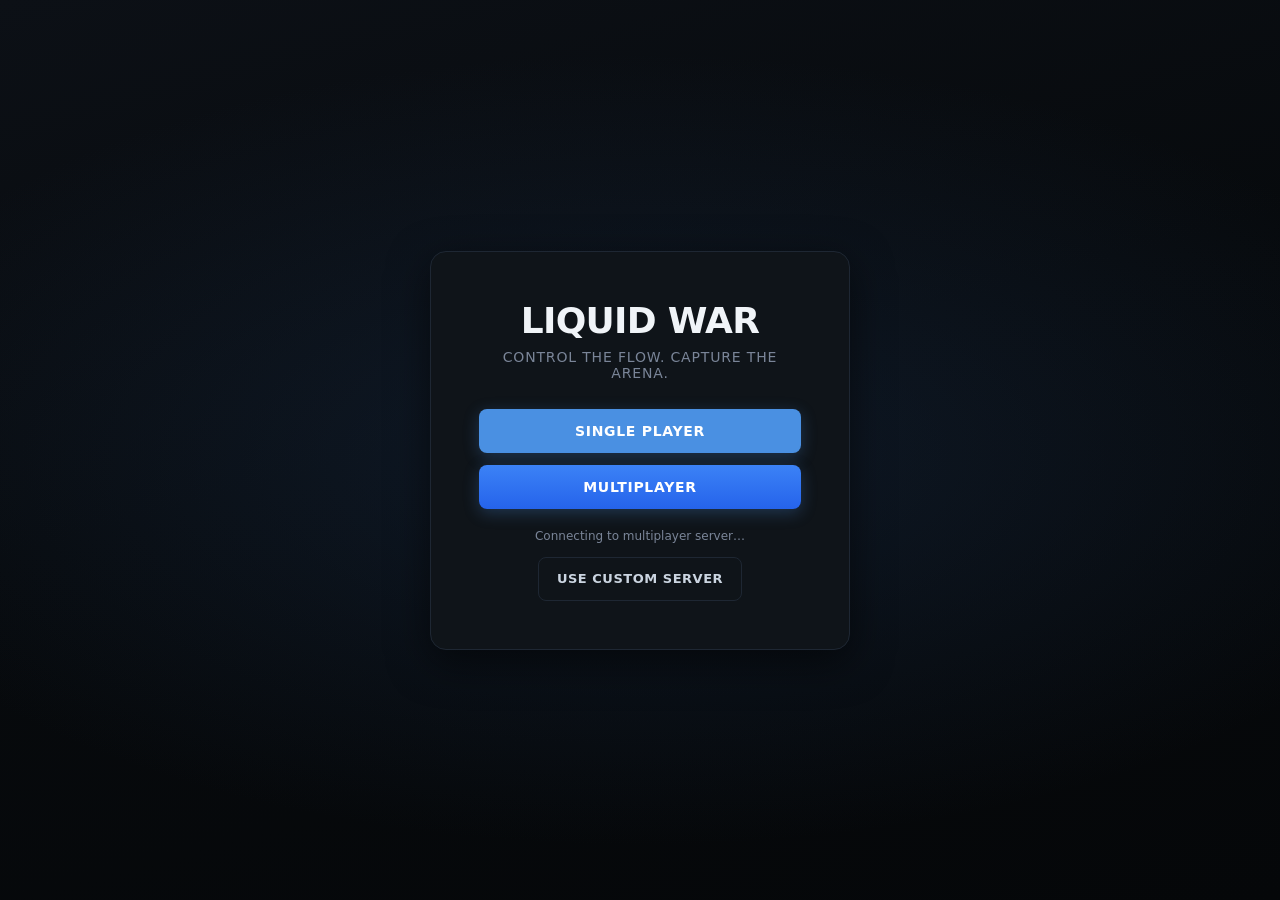
<file: index.html>
<!doctype html>
<html lang="en">
<head>
  <meta charset="utf-8" />
  <meta name="viewport" content="width=device-width,initial-scale=1,viewport-fit=cover" />
  <title>Liquid Wars - Web Remake</title>
  <link rel="stylesheet" href="css/style.css" />
</head>
<body>
  <div id="landingScreen">
    <div id="landingContainer">
      <h1>LIQUID WAR</h1>
      <p id="landingSubtitle">Control the flow. Capture the arena.</p>
      <div id="landingActions">
        <button id="singlePlayerBtn" type="button" class="largeBtn">Single Player</button>
        <button id="multiplayerBtn" type="button" class="largeBtn accentBtn">Multiplayer</button>
      </div>
      <p id="mpConnectionStatus" class="mp-status">Connecting to multiplayer server…</p>
      <div id="customServerLauncher" class="customServerLauncher">
        <button id="customServerToggleBtn" type="button" class="secondaryBtn">Use Custom Server</button>
        <div id="customServerPanel" class="customServerPanel" hidden>
          <label for="customServerUrl">Server URL</label>
          <input id="customServerUrl" type="url" placeholder="https://your-server.example" autocomplete="url" />
          <div class="customServerActions">
            <button id="customServerConnectBtn" type="button" class="secondaryBtn">Connect</button>
            <button id="customServerCancelBtn" type="button" class="secondaryBtn">Cancel</button>
          </div>
        </div>
      </div>
    </div>
  </div>

  <div id="mpToast" class="mp-toast" hidden aria-live="polite"></div>

  <div id="startScreen" style="display:none">
    <div id="startContainer">
      <h2 id="menuTitle">Single Player</h2>
      <p id="subtitle" class="menuSubtitle">Configure your battle, then begin.</p>

      <div id="gamesettings">
        <div id="teamSelect">
          <label for="teamDropdown">Choose Your Team</label>
          <select id="teamDropdown"></select>
        </div>

        <div class="settingsGroup">
          <div id="sizeSelect">
            <label for="teamSize">Army Size</label>
            <input id="teamSize" type="number" value="400" min="5" max="1000">
            <button id="sizeOverrideBtn" type="button" class="secondaryBtn">Warning: disable the 1000-unit cap</button>
          </div>
          <div id="timerSelect">
            <label for="gameTimer">Time Limit (seconds)</label>
            <input id="gameTimer" type="number" value="180" min="0" max="3600">
          </div>
        </div>

        <div id="mapSelect">
          <label for="mapDropdown">Built-in Map</label>
          <select id="mapDropdown"></select>
          <div id="mapPreviewWrap">
            <img id="mapPreview" alt="Selected map preview" />
          </div>
          <div id="customMapPanel" class="customMapPanel" hidden>
            <p class="customMapHelp">Choose one collision image, or a collision image plus a separate display image. Opaque pixels become walls; transparent pixels stay open.</p>
            <label for="customCollisionMap">Collision image</label>
            <input id="customCollisionMap" type="file" accept="image/*" />
            <label for="customDisplayMap">Display image (optional)</label>
            <input id="customDisplayMap" type="file" accept="image/*" />
            <p id="customMapStatus" class="customMapStatus">Select Custom Map in the dropdown to load your own files.</p>
          </div>
        </div>
      </div>

      <div id="multiplayerLobby" class="multiplayer-lobby" hidden>
        <div class="lobby-header">
          <p class="lobby-label">Room ID</p>
          <div class="room-id-row">
            <code id="roomIdDisplay" class="room-id-code">-</code>
            <button id="copyRoomIdBtn" type="button" class="secondaryBtn smallCopyBtn">Copy</button>
          </div>
          <p id="playerCount" class="player-count">1 player connected</p>
        </div>
        <div id="playerList" class="player-list" aria-label="Players in room"></div>
        <div class="lobby-actions">
          <button id="lobbyReadyBtn" type="button" class="largeBtn lobbyReadyBtn">Mark as Ready</button>
          <button id="lobbyStartBtn" type="button" class="largeBtn accentBtn">Start Game</button>
          <button id="leaveLobbyBtn" type="button" class="secondaryBtn">Leave Room</button>
        </div>
      </div>

      <div id="singlePlayerActions" class="start-actions">
        <button id="startFullscreen" class="secondaryBtn">Fullscreen</button>
        <a id="creditsBtn" href="credits.html" class="secondaryBtn" target="_blank" rel="noopener noreferrer">Credits</a>
        <a id="howToPlayBtn" href="how-to-play.html" class="secondaryBtn" target="_blank" rel="noopener noreferrer">How to Play</a>
        <a id="customMapGuideBtn" href="custom-map-guide.html" class="secondaryBtn" target="_blank" rel="noopener noreferrer">Custom Map Guide</a>
        <button id="startBtn" class="largeBtn">Begin Battle</button>
        <button id="backToLandingBtn" type="button" class="secondaryBtn">Back</button>
      </div>
    </div>
  </div>

  <div id="modeSelectorOverlay" class="modalOverlay" style="display:none" aria-hidden="true">
    <div class="modalBox mpModalBox" role="dialog" aria-modal="true" aria-labelledby="modeSelectorTitle">
      <h2 id="modeSelectorTitle">Multiplayer</h2>
      <p class="helpModalSubtitle">Create a room to host, or join with a room ID from the host.</p>
      <div id="lobbyModeSelection" class="mp-mode-actions">
        <button id="mpCreateRoomBtn" type="button" class="largeBtn accentBtn">Create Room (Host)</button>
        <button id="mpJoinRoomBtn" type="button" class="largeBtn">Join Room</button>
        <button id="mpModeBackBtn" type="button" class="secondaryBtn">Back</button>
      </div>
    </div>
  </div>

  <div id="createRoomOverlay" class="modalOverlay" style="display:none" aria-hidden="true">
    <div class="modalBox mpModalBox" role="dialog" aria-modal="true" aria-labelledby="createRoomTitle">
      <h2 id="createRoomTitle">Create Room</h2>
      <label for="hostNameInput">Your name</label>
      <input id="hostNameInput" type="text" maxlength="24" placeholder="Host" autocomplete="nickname" />
      <p id="createRoomError" class="error-message" hidden></p>
      <div class="mp-modal-actions">
        <button id="createRoomConfirmBtn" type="button" class="largeBtn accentBtn">Create and Host</button>
        <button id="createRoomCancelBtn" type="button" class="secondaryBtn">Cancel</button>
      </div>
    </div>
  </div>

  <div id="joinRoomOverlay" class="modalOverlay" style="display:none" aria-hidden="true">
    <div class="modalBox mpModalBox" role="dialog" aria-modal="true" aria-labelledby="joinRoomTitle">
      <h2 id="joinRoomTitle">Join Room</h2>
      <label for="joinNameInput">Your name</label>
      <input id="joinNameInput" type="text" maxlength="24" placeholder="Player" autocomplete="nickname" />
      <label for="joinRoomIdInput">Room ID</label>
      <input id="joinRoomIdInput" type="text" maxlength="12" placeholder="Paste room ID from host" autocapitalize="off" autocomplete="off" />
      <p id="joinRoomError" class="error-message" hidden></p>
      <div class="mp-modal-actions">
        <button id="joinRoomConfirmBtn" type="button" class="largeBtn accentBtn">Join Room</button>
        <button id="joinRoomCancelBtn" type="button" class="secondaryBtn">Cancel</button>
      </div>
    </div>
  </div>

  <div id="playSession" class="play-session" aria-hidden="true">
    <div id="playRotate" class="play-rotate">
      <div id="playFrame" class="play-frame">
        <div id="ui" class="play-hud">
          <header id="hudTop" class="hud-top">
            <div id="controls" class="hud-controls">
              <div id="timerInfo"></div>
              <button id="pauseBtn" class="smallBtn hud-pause">Pause</button>
            </div>
          </header>
          <div id="hudBody" class="hud-body">
            <div id="playMain" class="play-main">
              <canvas id="game"></canvas>
            </div>
            <aside id="scores" class="score-rail" aria-label="Army size per team"></aside>
          </div>
        </div>
      </div>
    </div>
  </div>

  <div id="pauseOverlay" style="display:none">
    <div id="pauseBox">
      <h2>PAUSED</h2>
      <p class="pauseSubtext">The arena awaits your next move</p>
      <div class="pauseActions">
        <button id="resumeBtn" class="largeBtn">Resume</button>
        <button id="restartBtn" class="largeBtn">Restart Battle</button>
        <button id="pauseFullscreenBtn" class="secondaryBtn">Fullscreen</button>
        <button id="quitBtn" class="secondaryBtn">Quit to Menu</button>
      </div>
    </div>
  </div>

  <div id="gameOverOverlay" style="display:none">
    <div id="gameOverBox">
      <h2 id="gameOverTitle">VICTORY</h2>
      <p id="gameOverMessage" class="gameOverMsg"></p>
      <div class="pauseActions">
        <button id="gameOverRestartBtn" class="largeBtn">Play Again</button>
        <button id="gameOverQuitBtn" class="secondaryBtn">Back to Menu</button>
      </div>
    </div>
  </div>

  <script type="module" src="js/app.js"></script>
</body>
</html>
</file>
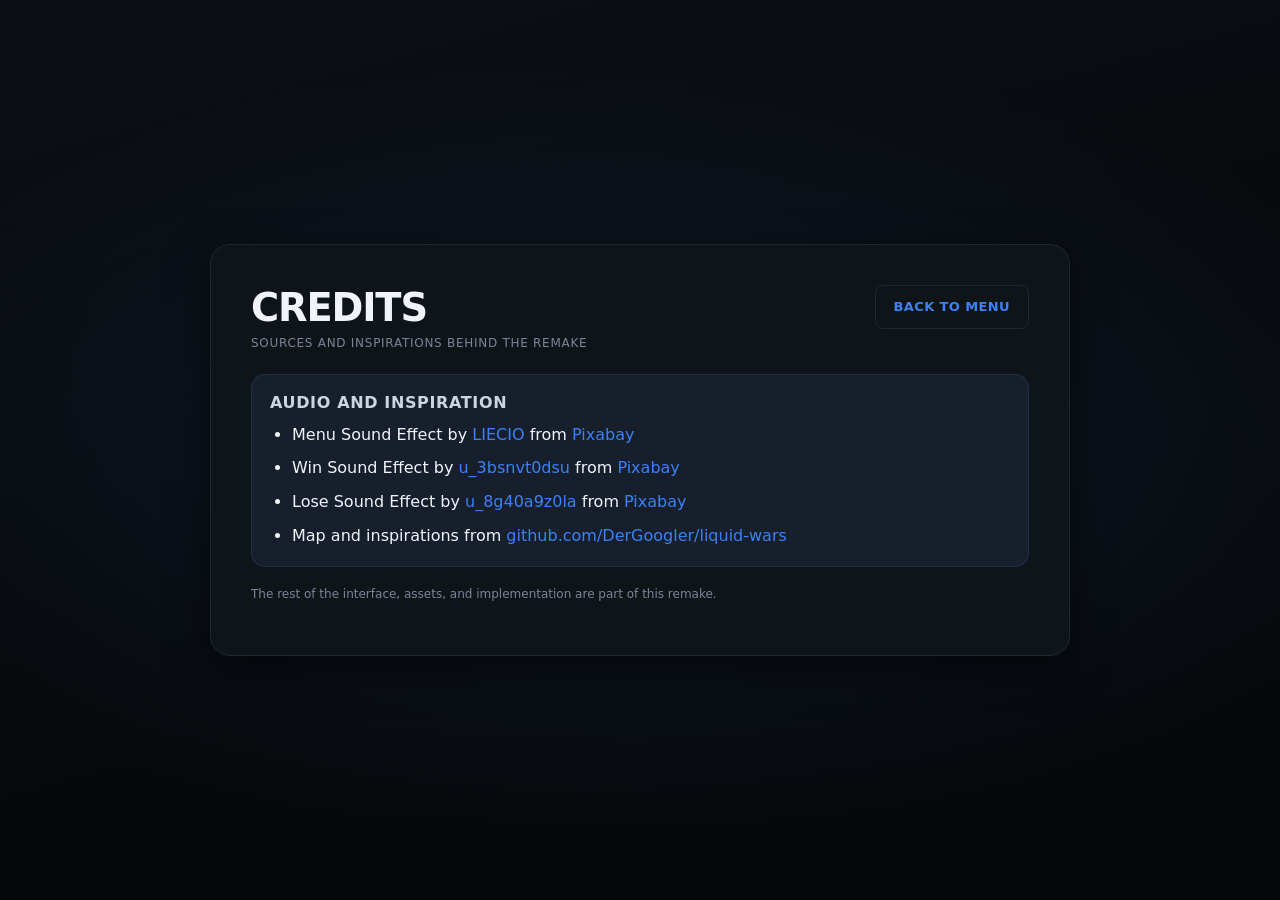
<file: credits.html>
<!doctype html>
<html lang="en">
<head>
  <meta charset="utf-8" />
  <meta name="viewport" content="width=device-width,initial-scale=1,viewport-fit=cover" />
  <title>Liquid Wars - Credits</title>
  <link rel="stylesheet" href="css/style.css?v=5" />
</head>
<body class="info-page">
  <main class="info-pageShell">
    <section class="info-card" aria-labelledby="creditsTitle">
      <div class="info-hero">
        <div>
          <h1 id="creditsTitle">Credits</h1>
          <p class="info-kicker">Sources and inspirations behind the remake</p>
        </div>
        <div class="info-nav">
          <a href="index.html" class="secondaryBtn">Back to Menu</a>
        </div>
      </div>

      <div class="info-grid">
        <div class="info-section">
          <h2>Audio and inspiration</h2>
          <ul>
            <li>Menu Sound Effect by <a href="https://pixabay.com/users/liecio-3298866/?utm_source=link-attribution&utm_medium=referral&utm_campaign=music&utm_content=190020">LIECIO</a> from <a href="https://pixabay.com//?utm_source=link-attribution&utm_medium=referral&utm_campaign=music&utm_content=190020">Pixabay</a></li>
            <li>Win Sound Effect by <a href="https://pixabay.com/users/u_3bsnvt0dsu-48554563/?utm_source=link-attribution&utm_medium=referral&utm_campaign=music&utm_content=295086">u_3bsnvt0dsu</a> from <a href="https://pixabay.com//?utm_source=link-attribution&utm_medium=referral&utm_campaign=music&utm_content=295086">Pixabay</a></li>
            <li>Lose Sound Effect by <a href="https://pixabay.com/users/u_8g40a9z0la-45586904/?utm_source=link-attribution&utm_medium=referral&utm_campaign=music&utm_content=234710">u_8g40a9z0la</a> from <a href="https://pixabay.com/sound-effects//?utm_source=link-attribution&utm_medium=referral&utm_campaign=music&utm_content=234710">Pixabay</a></li>
            <li>Map and inspirations from <a href="https://github.com/DerGoogler/liquid-wars">github.com/DerGoogler/liquid-wars</a></li>
          </ul>
        </div>
      </div>

      <p class="info-footer">The rest of the interface, assets, and implementation are part of this remake.</p>
    </section>
  </main>
</body>
</html>
</file>
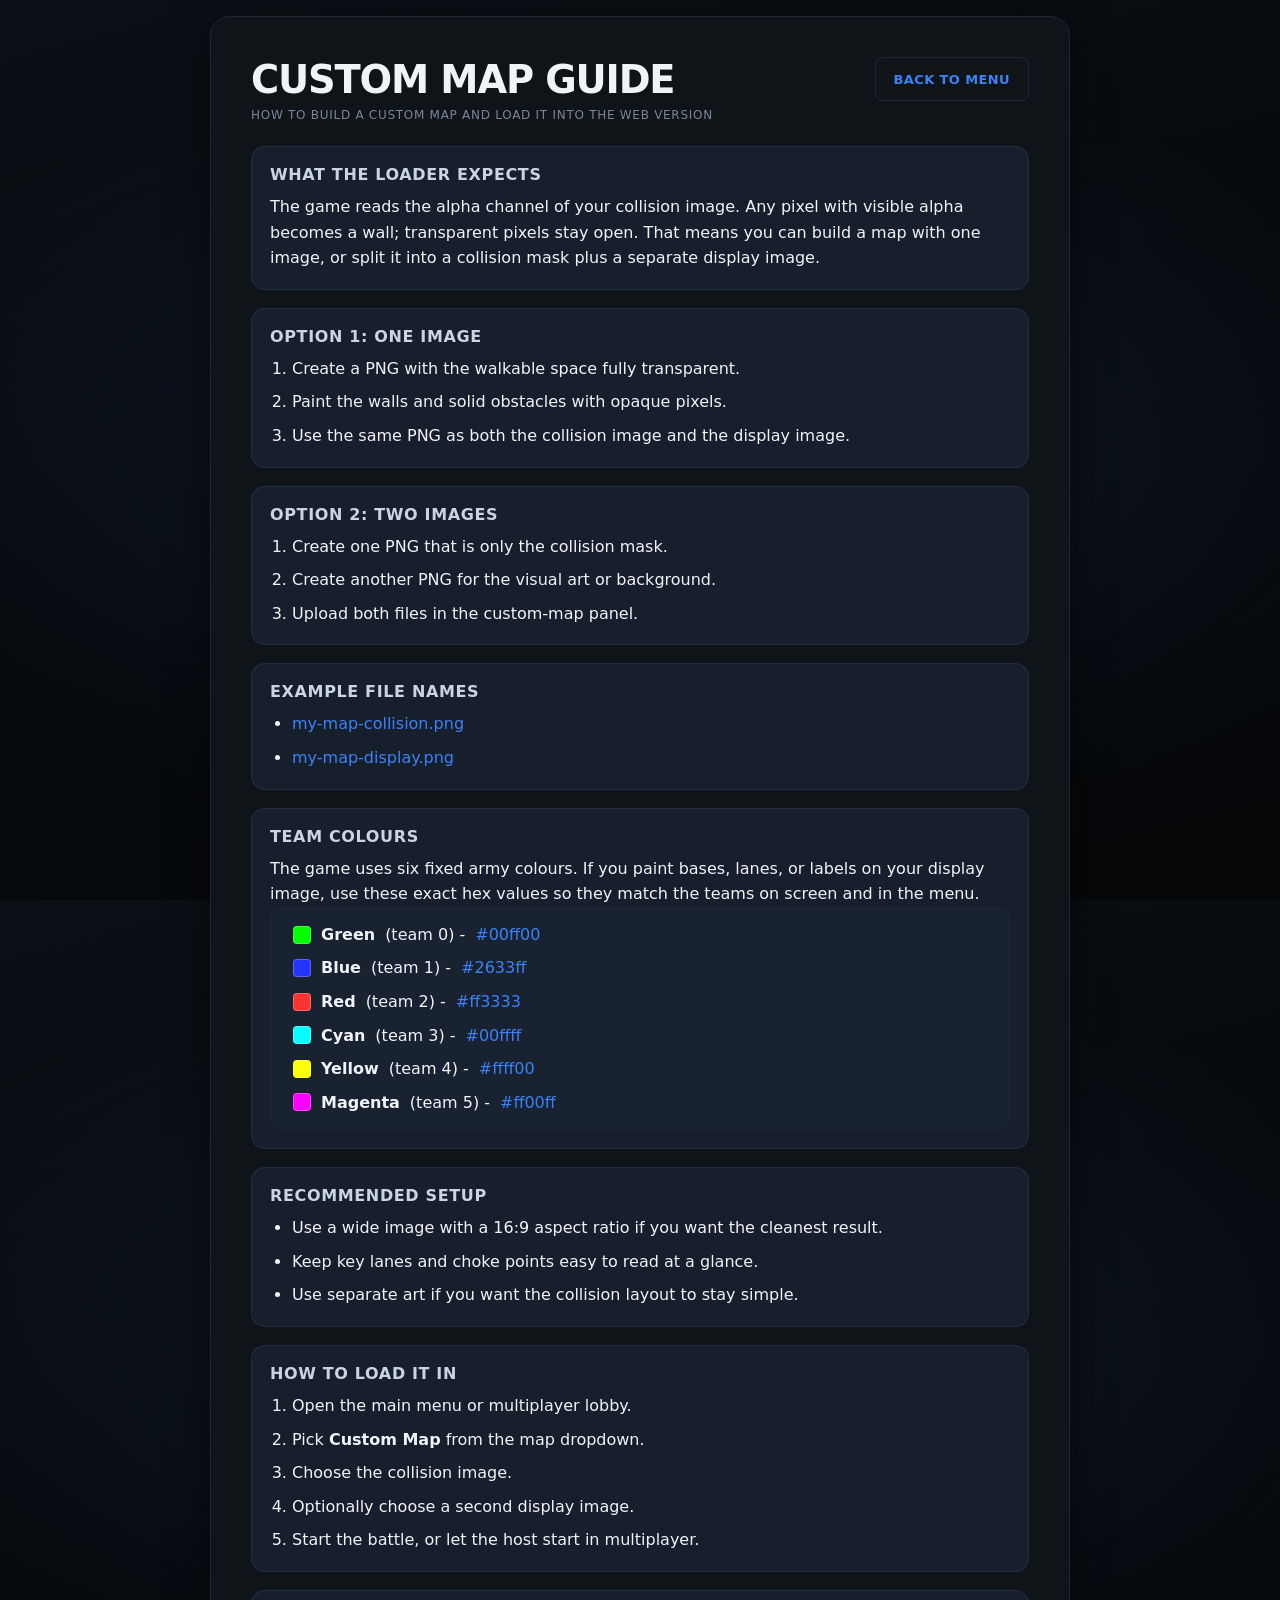
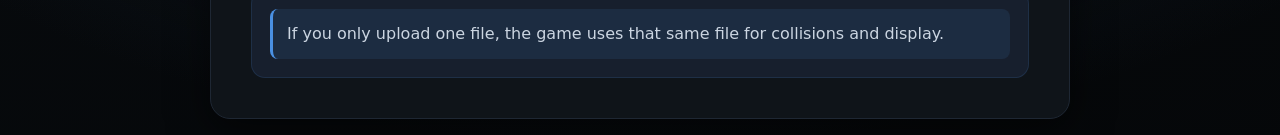
<file: custom-map-guide.html>
<!doctype html>
<html lang="en">
<head>
  <meta charset="utf-8" />
  <meta name="viewport" content="width=device-width,initial-scale=1,viewport-fit=cover" />
  <title>Liquid Wars - Custom Map Guide</title>
  <link rel="stylesheet" href="css/style.css?v=5" />
</head>
<body class="info-page">
  <main class="info-pageShell">
    <section class="info-card" aria-labelledby="customMapGuideTitle">
      <div class="info-hero">
        <div>
          <h1 id="customMapGuideTitle">Custom Map Guide</h1>
          <p class="info-kicker">How to build a custom map and load it into the web version</p>
        </div>
        <div class="info-nav">
          <a href="index.html" class="secondaryBtn">Back to Menu</a>
        </div>
      </div>

      <div class="info-grid">
        <div class="info-section">
          <h2>What the loader expects</h2>
          <p>
            The game reads the alpha channel of your collision image. Any pixel with visible alpha becomes a wall;
            transparent pixels stay open. That means you can build a map with one image, or split it into a collision
            mask plus a separate display image.
          </p>
        </div>

        <div class="info-section">
          <h2>Option 1: one image</h2>
          <ol>
            <li>Create a PNG with the walkable space fully transparent.</li>
            <li>Paint the walls and solid obstacles with opaque pixels.</li>
            <li>Use the same PNG as both the collision image and the display image.</li>
          </ol>
        </div>

        <div class="info-section">
          <h2>Option 2: two images</h2>
          <ol>
            <li>Create one PNG that is only the collision mask.</li>
            <li>Create another PNG for the visual art or background.</li>
            <li>Upload both files in the custom-map panel.</li>
          </ol>
        </div>

        <div class="info-section">
          <h2>Example file names</h2>
          <ul>
            <li><code>my-map-collision.png</code></li>
            <li><code>my-map-display.png</code></li>
          </ul>
        </div>

        <div class="info-section">
          <h2>Team colours</h2>
          <p>
            The game uses six fixed army colours. If you paint bases, lanes, or labels on your display image,
            use these exact hex values so they match the teams on screen and in the menu.
          </p>
          <ul class="teamColourList" aria-label="Team colours and hex values">
            <li><span class="teamSwatch" style="background:#00ff00" aria-hidden="true"></span><strong>Green</strong> (team 0) - <code>#00ff00</code></li>
            <li><span class="teamSwatch" style="background:#2633ff" aria-hidden="true"></span><strong>Blue</strong> (team 1) - <code>#2633ff</code></li>
            <li><span class="teamSwatch" style="background:#ff3333" aria-hidden="true"></span><strong>Red</strong> (team 2) - <code>#ff3333</code></li>
            <li><span class="teamSwatch" style="background:#00ffff" aria-hidden="true"></span><strong>Cyan</strong> (team 3) - <code>#00ffff</code></li>
            <li><span class="teamSwatch" style="background:#ffff00" aria-hidden="true"></span><strong>Yellow</strong> (team 4) - <code>#ffff00</code></li>
            <li><span class="teamSwatch" style="background:#ff00ff" aria-hidden="true"></span><strong>Magenta</strong> (team 5) - <code>#ff00ff</code></li>
          </ul>
        </div>

        <div class="info-section">
          <h2>Recommended setup</h2>
          <ul>
            <li>Use a wide image with a 16:9 aspect ratio if you want the cleanest result.</li>
            <li>Keep key lanes and choke points easy to read at a glance.</li>
            <li>Use separate art if you want the collision layout to stay simple.</li>
          </ul>
        </div>

        <div class="info-section">
          <h2>How to load it in</h2>
          <ol>
            <li>Open the main menu or multiplayer lobby.</li>
            <li>Pick <strong>Custom Map</strong> from the map dropdown.</li>
            <li>Choose the collision image.</li>
            <li>Optionally choose a second display image.</li>
            <li>Start the battle, or let the host start in multiplayer.</li>
          </ol>
        </div>

        <div class="info-section">
          <p class="helpModalNote">
            If you only upload one file, the game uses that same file for collisions and display.
          </p>
        </div>
      </div>
    </section>
  </main>
</body>
</html>
</file>
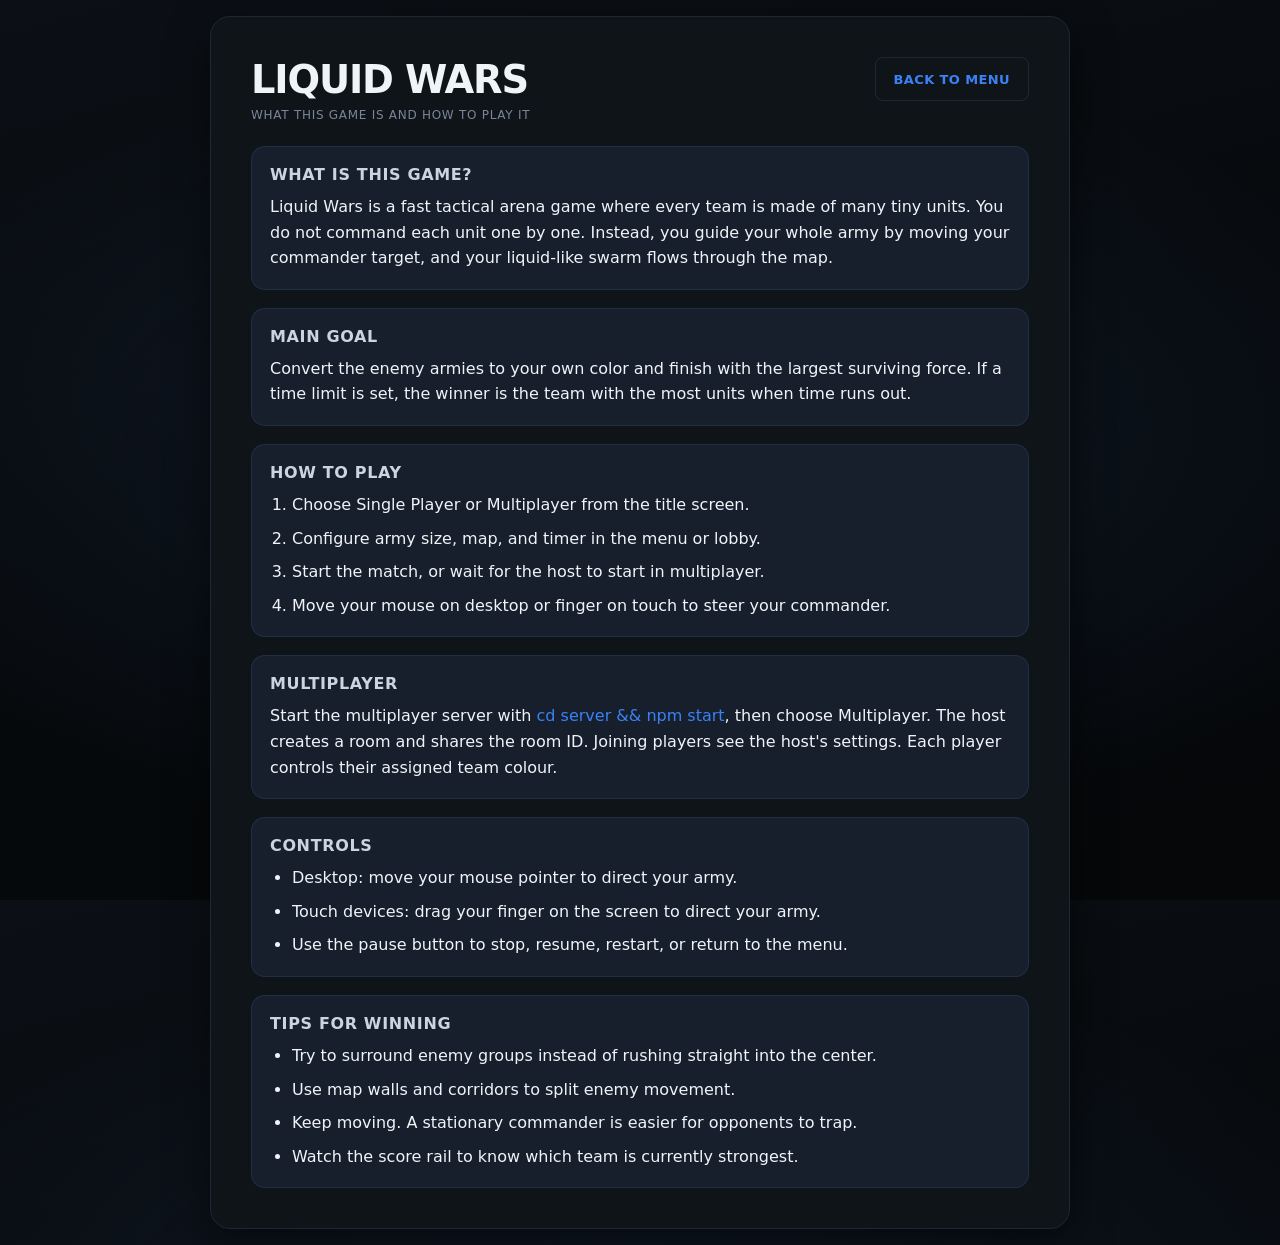
<file: how-to-play.html>
<!doctype html>
<html lang="en">
<head>
  <meta charset="utf-8" />
  <meta name="viewport" content="width=device-width,initial-scale=1,viewport-fit=cover" />
  <title>Liquid Wars - How to Play</title>
  <link rel="stylesheet" href="css/style.css?v=5" />
</head>
<body class="info-page">
  <main class="info-pageShell">
    <section class="info-card" aria-labelledby="howToPlayTitle">
      <div class="info-hero">
        <div>
          <h1 id="howToPlayTitle">Liquid Wars</h1>
          <p class="info-kicker">What this game is and how to play it</p>
        </div>
        <div class="info-nav">
          <a href="index.html" class="secondaryBtn">Back to Menu</a>
        </div>
      </div>

      <div class="info-grid">
        <div class="info-section">
          <h2>What is this game?</h2>
          <p>
            Liquid Wars is a fast tactical arena game where every team is made of many tiny units.
            You do not command each unit one by one. Instead, you guide your whole army by moving your
            commander target, and your liquid-like swarm flows through the map.
          </p>
        </div>

        <div class="info-section">
          <h2>Main goal</h2>
          <p>
            Convert the enemy armies to your own color and finish with the largest surviving force.
            If a time limit is set, the winner is the team with the most units when time runs out.
          </p>
        </div>

        <div class="info-section">
          <h2>How to play</h2>
          <ol>
            <li>Choose Single Player or Multiplayer from the title screen.</li>
            <li>Configure army size, map, and timer in the menu or lobby.</li>
            <li>Start the match, or wait for the host to start in multiplayer.</li>
            <li>Move your mouse on desktop or finger on touch to steer your commander.</li>
          </ol>
        </div>

        <div class="info-section">
          <h2>Multiplayer</h2>
          <p>
            Start the multiplayer server with <code>cd server && npm start</code>, then choose Multiplayer.
            The host creates a room and shares the room ID. Joining players see the host's settings.
            Each player controls their assigned team colour.
          </p>
        </div>

        <div class="info-section">
          <h2>Controls</h2>
          <ul>
            <li>Desktop: move your mouse pointer to direct your army.</li>
            <li>Touch devices: drag your finger on the screen to direct your army.</li>
            <li>Use the pause button to stop, resume, restart, or return to the menu.</li>
          </ul>
        </div>

        <div class="info-section">
          <h2>Tips for winning</h2>
          <ul>
            <li>Try to surround enemy groups instead of rushing straight into the center.</li>
            <li>Use map walls and corridors to split enemy movement.</li>
            <li>Keep moving. A stationary commander is easier for opponents to trap.</li>
            <li>Watch the score rail to know which team is currently strongest.</li>
          </ul>
        </div>
      </div>
    </section>
  </main>
</body>
</html>
</file>
<file: css/style.css>
:root {
  --bg: #070a0d;
  --panel: #0f1419;
  --muted: #7a8598;
  --accent: #4a90e2;
  --accent-strong: #2563eb;
  --accent-hover: #3b82f6;
  --success: #10b981;
  --danger: #ef4444;
  --card-shadow: 0 12px 40px rgba(0, 0, 0, 0.55);
  --text-primary: #f0f4f8;
  --text-secondary: #cbd5e1;
  --border: #1e2733;
  --page-bg: radial-gradient(ellipse 120% 80% at 50% 50%, rgba(30, 55, 90, 0.35), transparent 55%),
    linear-gradient(165deg, #0c1016 0%, var(--bg) 45%, #050709 100%);
  --panel-accent-border: 1px solid rgba(74, 144, 226, 0.18);
  --panel-gradient: linear-gradient(180deg, rgba(26, 35, 50, 0.95), rgba(15, 20, 25, 0.98));
  --hud-pad: clamp(6px, 1.2vmin, 12px);
  --touch-min: 44px;
}

*,
*::before,
*::after {
  box-sizing: border-box;
}

html {
  height: 100%;
  -webkit-text-size-adjust: 100%;
}

body {
  min-height: 100%;
  min-height: 100dvh;
  margin: 0;
  font-family: "Segoe UI", system-ui, -apple-system, sans-serif;
  background: var(--page-bg);
  color: var(--text-primary);
  overflow-x: hidden;
}

/* ----- Start screen ----- */
#startScreen {
  min-height: 100%;
  min-height: 100dvh;
  display: flex;
  align-items: center;
  justify-content: center;
  padding: max(16px, env(safe-area-inset-top)) max(16px, env(safe-area-inset-right))
    max(16px, env(safe-area-inset-bottom)) max(16px, env(safe-area-inset-left));
  background: var(--page-bg);
  overflow-y: auto;
  -webkit-overflow-scrolling: touch;
}

#startContainer {
  background: var(--panel);
  width: min(100%, 520px);
  padding: clamp(24px, 5vw, 48px);
  border-radius: clamp(12px, 2.5vw, 16px);
  text-align: center;
  box-shadow: var(--card-shadow);
  border: 1px solid var(--border);
  margin-block: auto;
}

#startContainer h1 {
  margin: 0 0 8px;
  font-size: clamp(1.35rem, 4.5vw, 2.25rem);
  font-weight: 700;
  letter-spacing: -0.02em;
  text-transform: uppercase;
}

#subtitle {
  margin: 0 0 clamp(20px, 4vw, 36px);
  font-size: clamp(11px, 2.8vw, 14px);
  color: var(--muted);
  text-transform: uppercase;
  letter-spacing: 0.06em;
  font-weight: 500;
}

#gamesettings {
  margin-bottom: clamp(20px, 4vw, 32px);
  text-align: left;
}

#teamSelect {
  margin-bottom: 18px;
}

#teamSelect label,
#sizeSelect label,
#timerSelect label,
#mapSelect label {
  font-size: 11px;
  display: block;
  margin-bottom: 8px;
  color: var(--text-secondary);
  text-transform: uppercase;
  letter-spacing: 0.06em;
  font-weight: 600;
}

#teamDropdown,
#sizeSelect input,
#timerSelect input,
#mapDropdown {
  width: 100%;
  padding: 10px 12px;
  font-size: 14px;
  border-radius: 8px;
  border: 1px solid var(--border);
  background: #1a2332;
  color: var(--text-primary);
  transition: border-color 0.15s ease, background 0.15s ease;
}

#teamDropdown {
  cursor: pointer;
}

#teamDropdown:hover,
#mapDropdown:hover,
#sizeSelect input:hover,
#timerSelect input:hover {
  background: #21293a;
  border-color: var(--accent);
}

#teamDropdown:focus,
#mapDropdown:focus,
#sizeSelect input:focus,
#timerSelect input:focus {
  outline: none;
  border-color: var(--accent);
  box-shadow: 0 0 0 3px rgba(74, 144, 226, 0.12);
}

.settingsGroup {
  display: grid;
  grid-template-columns: 1fr 1fr;
  gap: 14px;
  margin-bottom: 18px;
}

@media (max-width: 420px) {
  .settingsGroup {
    grid-template-columns: 1fr;
  }
}

#sizeOverrideBtn {
  width: 100%;
  margin-top: 10px;
}

#sizeOverrideBtn.is-active {
  border-color: var(--danger);
  color: #fff;
  background: rgba(239, 68, 68, 0.14);
}

#sizeOverrideBtn.is-active:hover {
  background: rgba(239, 68, 68, 0.22);
}

#mapSelect {
  margin-bottom: 12px;
}

#mapDropdown {
  margin-bottom: 12px;
  cursor: pointer;
}

#mapPreviewWrap {
  border-radius: 12px;
  overflow: hidden;
  border: 1px solid var(--border);
  background: #0f1419;
  min-height: 120px;
  display: flex;
  align-items: center;
  justify-content: center;
}

.customMapPanel {
  margin-top: 12px;
  padding: 14px;
  border-radius: 12px;
  border: var(--panel-accent-border);
  background: var(--panel-gradient);
}

.customMapPanel label {
  margin-top: 12px;
}

.customMapHelp,
.customMapStatus {
  margin: 0;
  font-size: 12px;
  line-height: 1.5;
  color: var(--text-secondary);
}

.customMapStatus {
  margin-top: 12px;
  color: var(--muted);
}

.customMapStatus.is-error {
  color: var(--danger);
}

.customMapPanel input[type="file"] {
  width: 100%;
  margin-top: 8px;
  padding: 9px 10px;
  font: inherit;
  font-size: 13px;
  color: var(--text-primary);
  border: 1px solid var(--border);
  border-radius: 8px;
  background: #1a2332;
}

.customMapPanel input[type="file"]::file-selector-button {
  margin-right: 12px;
  padding: 8px 12px;
  border: 1px solid var(--border);
  border-radius: 6px;
  background: #0f1419;
  color: var(--text-secondary);
  text-transform: uppercase;
  letter-spacing: 0.03em;
  font-weight: 600;
  cursor: pointer;
}

.customMapPanel input[type="file"]::file-selector-button:hover {
  border-color: var(--accent);
  color: var(--accent);
  background: #1a2332;
}

#mapPreview {
  display: block;
  width: 100%;
  height: auto;
  max-height: min(220px, 35vh);
  object-fit: cover;
  background: #0b0f14;
}

#startActions,
#singlePlayerActions,
.start-actions {
  display: flex;
  flex-direction: column;
  gap: 10px;
}

/* ID + display:flex above beats the UA [hidden] rule; keep lobby/menu hiding reliable */
#singlePlayerActions[hidden],
#startActions[hidden] {
  display: none !important;
}

/* ----- Buttons ----- */
button,
a.largeBtn,
a.secondaryBtn,
a.smallBtn {
  font-family: inherit;
  color: inherit;
  font-weight: 600;
  letter-spacing: 0.03em;
  transition: background 0.15s ease, border-color 0.15s ease, transform 0.1s ease;
}

a.largeBtn,
a.secondaryBtn,
a.smallBtn {
  display: inline-flex;
  align-items: center;
  justify-content: center;
  text-decoration: none;
  cursor: pointer;
}

.largeBtn {
  min-height: var(--touch-min);
  padding: 12px 22px;
  font-size: 14px;
  background: var(--accent);
  color: #fff;
  border: none;
  border-radius: 8px;
  cursor: pointer;
  box-shadow: 0 4px 16px rgba(74, 144, 226, 0.28);
  text-transform: uppercase;
  letter-spacing: 0.05em;
}

.largeBtn:hover {
  background: var(--accent-hover);
  box-shadow: 0 6px 22px rgba(74, 144, 226, 0.38);
  transform: translateY(-1px);
}

.largeBtn:active {
  transform: translateY(0);
}

.secondaryBtn {
  min-height: var(--touch-min);
  padding: 10px 18px;
  font-size: 13px;
  border-radius: 8px;
  background: transparent;
  border: 1.5px solid var(--border);
  color: var(--text-secondary);
  cursor: pointer;
  text-transform: uppercase;
  letter-spacing: 0.04em;
}

.secondaryBtn:hover {
  background: #1a2332;
  border-color: var(--accent);
  color: var(--accent);
}

.smallBtn {
  min-height: 36px;
  padding: 8px 14px;
  font-size: 12px;
  border-radius: 6px;
  background: transparent;
  border: 1px solid var(--border);
  color: var(--muted);
  cursor: pointer;
  text-transform: uppercase;
  letter-spacing: 0.03em;
}

.smallBtn:hover {
  background: #1a2332;
  border-color: var(--accent);
  color: var(--accent);
}

/* ----- Play session: 16:9 (landscape) / rotated to fill portrait ----- */
.play-session {
  position: fixed;
  inset: 0;
  z-index: 10;
  display: none;
  align-items: center;
  justify-content: center;
  overflow: hidden;
  background: #000;
  overscroll-behavior: none;
  touch-action: manipulation;
  padding: env(safe-area-inset-top) env(safe-area-inset-right) env(safe-area-inset-bottom)
    env(safe-area-inset-left);
}

.play-session.is-active {
  display: flex;
}

/* Landscape window: centered 16:9 play surface */
.play-session.is-landscape .play-rotate {
  position: relative;
  width: 100%;
  height: 100%;
  display: flex;
  align-items: center;
  justify-content: center;
  transform: none;
  container-type: size;
  container-name: play;
}

/*
 * Portrait window: the rotator's layout box uses the physical long edge as its width
 * so after rotate(90deg) the 16:9 stage aligns with the device and fills the narrow way.
 */
.play-session.is-portrait .play-rotate {
  position: absolute;
  left: 50%;
  top: 50%;
  width: 100dvh;
  height: 100dvw;
  max-width: 100dvh;
  max-height: 100dvw;
  display: flex;
  align-items: center;
  justify-content: center;
  transform: translate(-50%, -50%) rotate(90deg);
  transform-origin: center center;
  container-type: size;
  container-name: play;
}

.play-frame {
  position: relative;
  box-sizing: border-box;
  aspect-ratio: 16 / 9;
  max-width: 100%;
  max-height: 100%;
  background: #000;
  border-radius: clamp(0px, 0.8vmin, 10px);
  box-shadow: 0 0 0 1px rgba(255, 255, 255, 0.06), 0 20px 50px rgba(0, 0, 0, 0.65);
  overflow: hidden;
}

@supports (width: 1cqw) {
  .play-frame {
    width: min(100cqw, calc(100cqh * 16 / 9));
    height: min(100cqh, calc(100cqw * 9 / 16));
  }
}

@supports not (width: 1cqw) {
  .play-session.is-landscape .play-frame {
    width: min(100vw, calc(100dvh * 16 / 9));
    height: min(100dvh, calc(100vw * 9 / 16));
  }

  .play-session.is-portrait .play-frame {
    width: min(100dvh, calc(100dvw * 16 / 9));
    height: min(100dvw, calc(100dvh * 9 / 16));
  }
}

.play-hud {
  position: absolute;
  inset: 0;
  display: none;
  flex-direction: column;
  z-index: 2;
}

.play-hud.is-visible {
  display: flex;
}

.hud-top {
  flex-shrink: 0;
  padding: var(--hud-pad) var(--hud-pad) 0;
}

.hud-controls {
  display: flex;
  align-items: center;
  gap: 12px;
  flex-wrap: wrap;
  padding: var(--hud-pad) calc(var(--hud-pad) + 2px);
  background: rgba(12, 16, 22, 0.88);
  backdrop-filter: blur(10px);
  border-radius: clamp(6px, 1vmin, 10px);
  border: 1px solid rgba(74, 144, 226, 0.18);
}

#timerInfo {
  font-size: clamp(11px, 2.6vmin, 13px);
  color: var(--accent);
  text-transform: uppercase;
  letter-spacing: 0.04em;
  font-weight: 600;
  flex: 1;
  min-width: 0;
}

.hud-pause {
  margin-left: auto;
  flex-shrink: 0;
}

.hud-body {
  flex: 1;
  min-height: 0;
  display: flex;
  flex-direction: row;
  align-items: stretch;
  padding: 0 var(--hud-pad) var(--hud-pad);
  gap: clamp(4px, 0.8vmin, 8px);
}

.play-main {
  flex: 1;
  min-width: 0;
  min-height: 0;
  position: relative;
  background: #000;
  border-radius: clamp(0px, 0.6vmin, 8px);
  overflow: hidden;
}

#game {
  display: block;
  width: 100%;
  height: 100%;
  touch-action: none;
}

.score-rail {
  flex-shrink: 0;
  /* Room for six columns + gaps (old ~12px rail collapsed flex items to ~0 width). */
  width: clamp(40px, 6.5vmin, 64px);
  display: flex;
  flex-direction: row-reverse;
  gap: 1px;
  align-items: stretch;
  padding: 0;
  margin: 0;
  pointer-events: none;
  align-self: stretch;
}

.teamHudCol {
  position: relative;
  flex: 1;
  min-width: 0;
  height: 100%;
  padding: 0;
  margin: 0;
  background: transparent;
  pointer-events: none;
}

.scoreBar {
  width: 100%;
  height: 100%;
  position: relative;
  overflow: hidden;
  border-radius: 2px;
  box-sizing: border-box;
  background: #000;
  border: 1px solid #000;
}

.scoreFill {
  width: 100%;
  position: absolute;
  left: 0;
  bottom: 0;
  transition: height 0.12s ease-out;
  min-height: 0;
}

/* ----- Overlays ----- */
#pauseOverlay,
#gameOverOverlay {
  position: fixed;
  inset: 0;
  display: none;
  align-items: center;
  justify-content: center;
  padding: max(16px, env(safe-area-inset-top)) max(16px, env(safe-area-inset-right))
    max(16px, env(safe-area-inset-bottom)) max(16px, env(safe-area-inset-left));
  background: rgba(7, 10, 13, 0.88);
  backdrop-filter: blur(8px);
  z-index: 60;
}

.modalOverlay {
  position: fixed;
  inset: 0;
  display: none;
  align-items: center;
  justify-content: center;
  padding: max(16px, env(safe-area-inset-top)) max(16px, env(safe-area-inset-right))
    max(16px, env(safe-area-inset-bottom)) max(16px, env(safe-area-inset-left));
  background: rgba(7, 10, 13, 0.88);
  backdrop-filter: blur(8px);
  z-index: 70;
}

.modalBox {
  width: min(100%, 620px);
  max-height: min(100dvh - 32px, 720px);
  overflow: auto;
  background: var(--panel);
  padding: clamp(24px, 5vw, 36px);
  border-radius: 16px;
  box-shadow: var(--card-shadow);
  border: 1px solid var(--border);
}

.modalHeader {
  display: flex;
  align-items: center;
  justify-content: space-between;
  gap: 12px;
  margin-bottom: 18px;
}

.modalHeader h2 {
  margin: 0;
  font-size: clamp(1.25rem, 5vw, 2rem);
  font-weight: 700;
  text-transform: uppercase;
  letter-spacing: -0.02em;
}

.modalCloseBtn {
  flex-shrink: 0;
}

.creditsList {
  list-style: none;
  margin: 0;
  padding: 0;
  display: grid;
  gap: 14px;
}

.creditsList li {
  padding: 14px 16px;
  border-radius: 12px;
  background: rgba(26, 35, 50, 0.82);
  border: 1px solid rgba(74, 144, 226, 0.14);
  color: var(--text-secondary);
  line-height: 1.5;
}

.creditsList a {
  color: var(--accent-hover);
  text-decoration: none;
}

.creditsList a:hover {
  text-decoration: underline;
}

.helpModalBox {
  width: min(100%, 760px);
}

.helpModalContent {
  display: grid;
  gap: 16px;
}

.helpModalContent h3 {
  margin: 0;
  font-size: clamp(1rem, 3.4vw, 1.2rem);
  color: var(--text-secondary);
  text-transform: uppercase;
  letter-spacing: 0.02em;
}

.helpModalContent p,
.helpModalContent li {
  margin: 0;
  line-height: 1.55;
  color: var(--text-primary);
}

.helpModalContent ul,
.helpModalContent ol {
  margin: 0;
  padding-left: 22px;
  display: grid;
  gap: 8px;
}

.helpModalSubtitle {
  margin: -4px 0 2px;
  color: var(--muted);
  text-transform: uppercase;
  letter-spacing: 0.06em;
  font-size: 12px;
}

.helpModalNote {
  padding: 12px 14px;
  border-left: 3px solid var(--accent);
  border-radius: 8px;
  background: rgba(74, 144, 226, 0.11);
  color: var(--text-secondary) !important;
}

.fileExample {
  display: grid;
  gap: 8px;
  padding: 14px;
  border: 1px solid var(--border);
  border-radius: 12px;
  background: rgba(26, 35, 50, 0.82);
}

.fileExample strong {
  color: var(--text-secondary);
}

.fileExample code {
  font: inherit;
  color: var(--accent-hover);
}

.teamColourList {
  margin: 0;
  padding: 14px;
  border: 1px solid var(--border);
  border-radius: 12px;
  background: rgba(26, 35, 50, 0.82);
  list-style: none;
  display: grid;
  gap: 10px;
}

.teamColourList li {
  display: flex;
  align-items: center;
  gap: 10px;
  flex-wrap: wrap;
}

.teamColourList code {
  font: inherit;
  color: var(--accent-hover);
}

.teamSwatch {
  width: 18px;
  height: 18px;
  border-radius: 4px;
  border: 1px solid rgba(255, 255, 255, 0.25);
  flex-shrink: 0;
}

#pauseBox,
#gameOverBox {
  background: var(--panel);
  width: min(100%, 440px);
  padding: clamp(28px, 6vw, 40px);
  border-radius: 16px;
  box-shadow: var(--card-shadow);
  text-align: center;
  border: 1px solid var(--border);
}

#pauseBox h2,
#gameOverBox h2 {
  margin: 0 0 8px;
  font-size: clamp(1.25rem, 5vw, 2rem);
  font-weight: 700;
  text-transform: uppercase;
  letter-spacing: -0.02em;
}

.pauseSubtext {
  margin: 0 0 24px;
  font-size: 12px;
  color: var(--muted);
  text-transform: uppercase;
  letter-spacing: 0.06em;
}

.gameOverMsg {
  margin: 0 0 24px;
  font-size: 15px;
  color: var(--text-secondary);
  line-height: 1.45;
}

.pauseActions {
  display: flex;
  flex-direction: column;
  gap: 10px;
  margin-top: 8px;
}

.pauseActions .largeBtn,
.pauseActions .secondaryBtn {
  width: 100%;
  margin: 0;
}

/* ----- Landing screen ----- */

#landingScreen {
  min-height: 100%;
  min-height: 100dvh;
  display: flex;
  align-items: center;
  justify-content: center;
  padding: max(16px, env(safe-area-inset-top)) max(16px, env(safe-area-inset-right))
    max(16px, env(safe-area-inset-bottom)) max(16px, env(safe-area-inset-left));
  background: radial-gradient(ellipse 120% 80% at 50% 50%, rgba(30, 55, 90, 0.35), transparent 55%),
    linear-gradient(165deg, #0c1016 0%, var(--bg) 45%, #050709 100%);
}

#landingContainer {
  background: var(--panel);
  width: min(100%, 420px);
  padding: clamp(28px, 5vw, 48px);
  border-radius: clamp(12px, 2.5vw, 16px);
  text-align: center;
  box-shadow: var(--card-shadow);
  border: 1px solid var(--border);
}

#landingContainer h1 {
  margin: 0 0 8px;
  font-size: clamp(1.35rem, 4.5vw, 2.25rem);
  font-weight: 700;
  letter-spacing: -0.02em;
  text-transform: uppercase;
}

#landingSubtitle {
  margin: 0 0 28px;
  font-size: clamp(11px, 2.8vw, 14px);
  color: var(--muted);
  text-transform: uppercase;
  letter-spacing: 0.06em;
}

#landingActions {
  display: flex;
  flex-direction: column;
  gap: 12px;
}

.mp-status {
  margin: 20px 0 0;
  font-size: 12px;
  color: var(--muted);
}

.mp-status.is-error {
  color: #f59e0b;
}

.customServerLauncher {
  margin-top: 14px;
  display: flex;
  flex-direction: column;
  gap: 12px;
  align-items: center;
}

.customServerPanel {
  width: 100%;
  padding: 14px;
  border-radius: 12px;
  border: 1px solid rgba(74, 144, 226, 0.2);
  background: var(--panel-gradient);
  text-align: left;
}

.customServerPanel label {
  display: block;
  margin-bottom: 8px;
  font-size: 11px;
  color: var(--text-secondary);
  text-transform: uppercase;
  letter-spacing: 0.06em;
  font-weight: 600;
}

.customServerPanel input {
  width: 100%;
  padding: 10px 12px;
  font-size: 14px;
  border-radius: 8px;
  border: 1px solid var(--border);
  background: #1a2332;
  color: var(--text-primary);
}

.customServerPanel input:focus {
  outline: none;
  border-color: var(--accent);
  box-shadow: 0 0 0 3px rgba(74, 144, 226, 0.12);
}

.customServerActions {
  display: flex;
  gap: 10px;
  margin-top: 12px;
}

.customServerActions .secondaryBtn {
  flex: 1;
}

.mp-toast {
  position: fixed;
  bottom: max(16px, env(safe-area-inset-bottom));
  left: 50%;
  transform: translateX(-50%);
  z-index: 2000;
  padding: 12px 20px;
  border-radius: 8px;
  background: var(--panel);
  border: 1px solid var(--border);
  box-shadow: var(--card-shadow);
  font-size: 14px;
  max-width: min(90vw, 420px);
  text-align: center;
}

.mp-toast.is-error {
  border-color: rgba(239, 68, 68, 0.4);
  color: #fecaca;
}

#menuTitle {
  margin: 0 0 4px;
  font-size: clamp(1.1rem, 3.5vw, 1.5rem);
  font-weight: 700;
  text-transform: uppercase;
  letter-spacing: 0.04em;
}

.menuSubtitle {
  margin: 0 0 20px !important;
  text-transform: none !important;
  letter-spacing: normal !important;
  font-size: 14px !important;
  color: var(--muted) !important;
}

.accentBtn {
  background: linear-gradient(180deg, var(--accent-hover), var(--accent-strong));
  border-color: var(--accent-strong);
}

.accentBtn:hover {
  filter: brightness(1.08);
}

#gamesettings.is-readonly {
  opacity: 0.92;
  pointer-events: none;
}

#gamesettings.is-readonly input[type="file"] {
  pointer-events: none;
}

/* ----- Multiplayer lobby ----- */

.multiplayer-lobby {
  margin: 20px 0;
  padding: 16px;
  border-radius: 12px;
  border: 1px solid rgba(74, 144, 226, 0.25);
  background: rgba(74, 144, 226, 0.06);
  text-align: left;
}

.lobby-header {
  margin-bottom: 14px;
}

.lobby-label {
  margin: 0 0 6px;
  font-size: 11px;
  text-transform: uppercase;
  letter-spacing: 0.06em;
  color: var(--muted);
  font-weight: 600;
}

.room-id-row {
  display: flex;
  align-items: center;
  gap: 8px;
  margin-bottom: 8px;
}

.room-id-code {
  flex: 1;
  padding: 10px 12px;
  border-radius: 8px;
  background: #0a0e14;
  border: 1px solid var(--border);
  font-size: 1.1rem;
  letter-spacing: 0.08em;
  color: var(--accent-hover);
}

.smallCopyBtn {
  flex-shrink: 0;
  padding: 8px 12px !important;
  font-size: 12px !important;
}

.player-count {
  margin: 0;
  font-size: 14px;
  color: var(--text-secondary);
}

.player-list {
  display: flex;
  flex-direction: column;
  gap: 8px;
  margin-bottom: 14px;
  max-height: 200px;
  overflow-y: auto;
}

.lobby-actions {
  display: flex;
  flex-direction: column;
  gap: 10px;
}

.mpModalBox {
  text-align: left;
  max-width: min(100%, 400px);
}

.mpModalBox label {
  display: block;
  margin: 14px 0 6px;
  font-size: 11px;
  text-transform: uppercase;
  letter-spacing: 0.06em;
  color: var(--text-secondary);
  font-weight: 600;
}

.mpModalBox input[type="text"] {
  width: 100%;
  padding: 10px 12px;
  font-size: 14px;
  border-radius: 8px;
  border: 1px solid var(--border);
  background: #1a2332;
  color: var(--text-primary);
}

.mp-mode-actions,
.mp-modal-actions {
  display: flex;
  flex-direction: column;
  gap: 10px;
  margin-top: 20px;
}

.error-message:not([hidden]) {
  display: block;
}

/* ----- Multiplayer UI ----- */

#lobbyModeSelection {
  display: flex;
  flex-direction: column;
  gap: 10px;
}

.lobby-player {
  display: flex;
  align-items: center;
  justify-content: space-between;
  padding: 12px;
  background: rgba(74, 144, 226, 0.08);
  border: 1px solid var(--border);
  border-radius: 8px;
  gap: 12px;
  flex-wrap: wrap;
}

.player-name {
  font-weight: 600;
  color: var(--text-primary);
  flex: 1;
  min-width: 120px;
}

.player-team {
  color: var(--muted);
  font-size: 14px;
  background: rgba(74, 144, 226, 0.15);
  padding: 4px 8px;
  border-radius: 4px;
}

.player-ready {
  font-size: 14px;
  padding: 4px 8px;
  border-radius: 4px;
  font-weight: 600;
}

.player-ready.ready {
  color: var(--success);
  background: rgba(16, 185, 129, 0.15);
}

.player-ready.not-ready {
  color: var(--muted);
  background: rgba(122, 133, 152, 0.15);
}

.error-message {
  color: var(--danger);
  margin-bottom: 1rem;
  padding: 12px;
  background: rgba(239, 68, 68, 0.1);
  border: 1px solid rgba(239, 68, 68, 0.3);
  border-radius: 6px;
}

.lobbyReadyBtn.is-ready {
  background: var(--success);
  color: white;
}

.lobbyReadyBtn.is-ready:hover {
  background: #059669;
}

/* ----- Info pages ----- */

body.info-page {
  min-height: 100%;
  min-height: 100dvh;
  margin: 0;
  font-family: "Segoe UI", system-ui, -apple-system, sans-serif;
  background: var(--page-bg);
  color: var(--text-primary);
}

.info-page a {
  color: var(--accent-hover);
  text-decoration: none;
}

.info-page a:hover {
  text-decoration: underline;
}

.info-pageShell {
  min-height: 100dvh;
  display: grid;
  place-items: center;
  padding: max(16px, env(safe-area-inset-top)) max(16px, env(safe-area-inset-right))
    max(16px, env(safe-area-inset-bottom)) max(16px, env(safe-area-inset-left));
}

.info-card {
  width: min(100%, 860px);
  background: var(--panel);
  border: 1px solid var(--border);
  border-radius: 20px;
  box-shadow: var(--card-shadow);
  padding: clamp(24px, 4vw, 40px);
}

.info-hero {
  display: flex;
  align-items: flex-start;
  justify-content: space-between;
  gap: 16px;
  flex-wrap: wrap;
  margin-bottom: 24px;
}

.info-hero h1 {
  margin: 0;
  font-size: clamp(1.4rem, 4.5vw, 2.4rem);
  text-transform: uppercase;
  letter-spacing: -0.03em;
}

.info-kicker {
  margin: 6px 0 0;
  color: var(--muted);
  text-transform: uppercase;
  letter-spacing: 0.06em;
  font-size: 12px;
}

.info-grid {
  display: grid;
  gap: 18px;
}

.info-section {
  padding: 18px;
  border-radius: 14px;
  border: 1px solid rgba(74, 144, 226, 0.14);
  background: rgba(26, 35, 50, 0.82);
}

.info-section h2,
.info-section h3 {
  margin: 0 0 10px;
  text-transform: uppercase;
  letter-spacing: 0.04em;
}

.info-section h2 {
  font-size: 1rem;
  color: var(--text-secondary);
}

.info-section h3 {
  font-size: 0.9rem;
  color: var(--text-secondary);
}

.info-section p,
.info-section li {
  margin: 0;
  line-height: 1.6;
  color: var(--text-primary);
}

.info-section ol,
.info-section ul {
  margin: 0;
  padding-left: 22px;
  display: grid;
  gap: 8px;
}

.info-section code {
  font: inherit;
  color: var(--accent-hover);
}

.info-nav {
  display: flex;
  flex-wrap: wrap;
  gap: 10px;
}

.info-footer {
  margin-top: 18px;
  color: var(--muted);
  font-size: 12px;
  line-height: 1.5;
}
</file>
